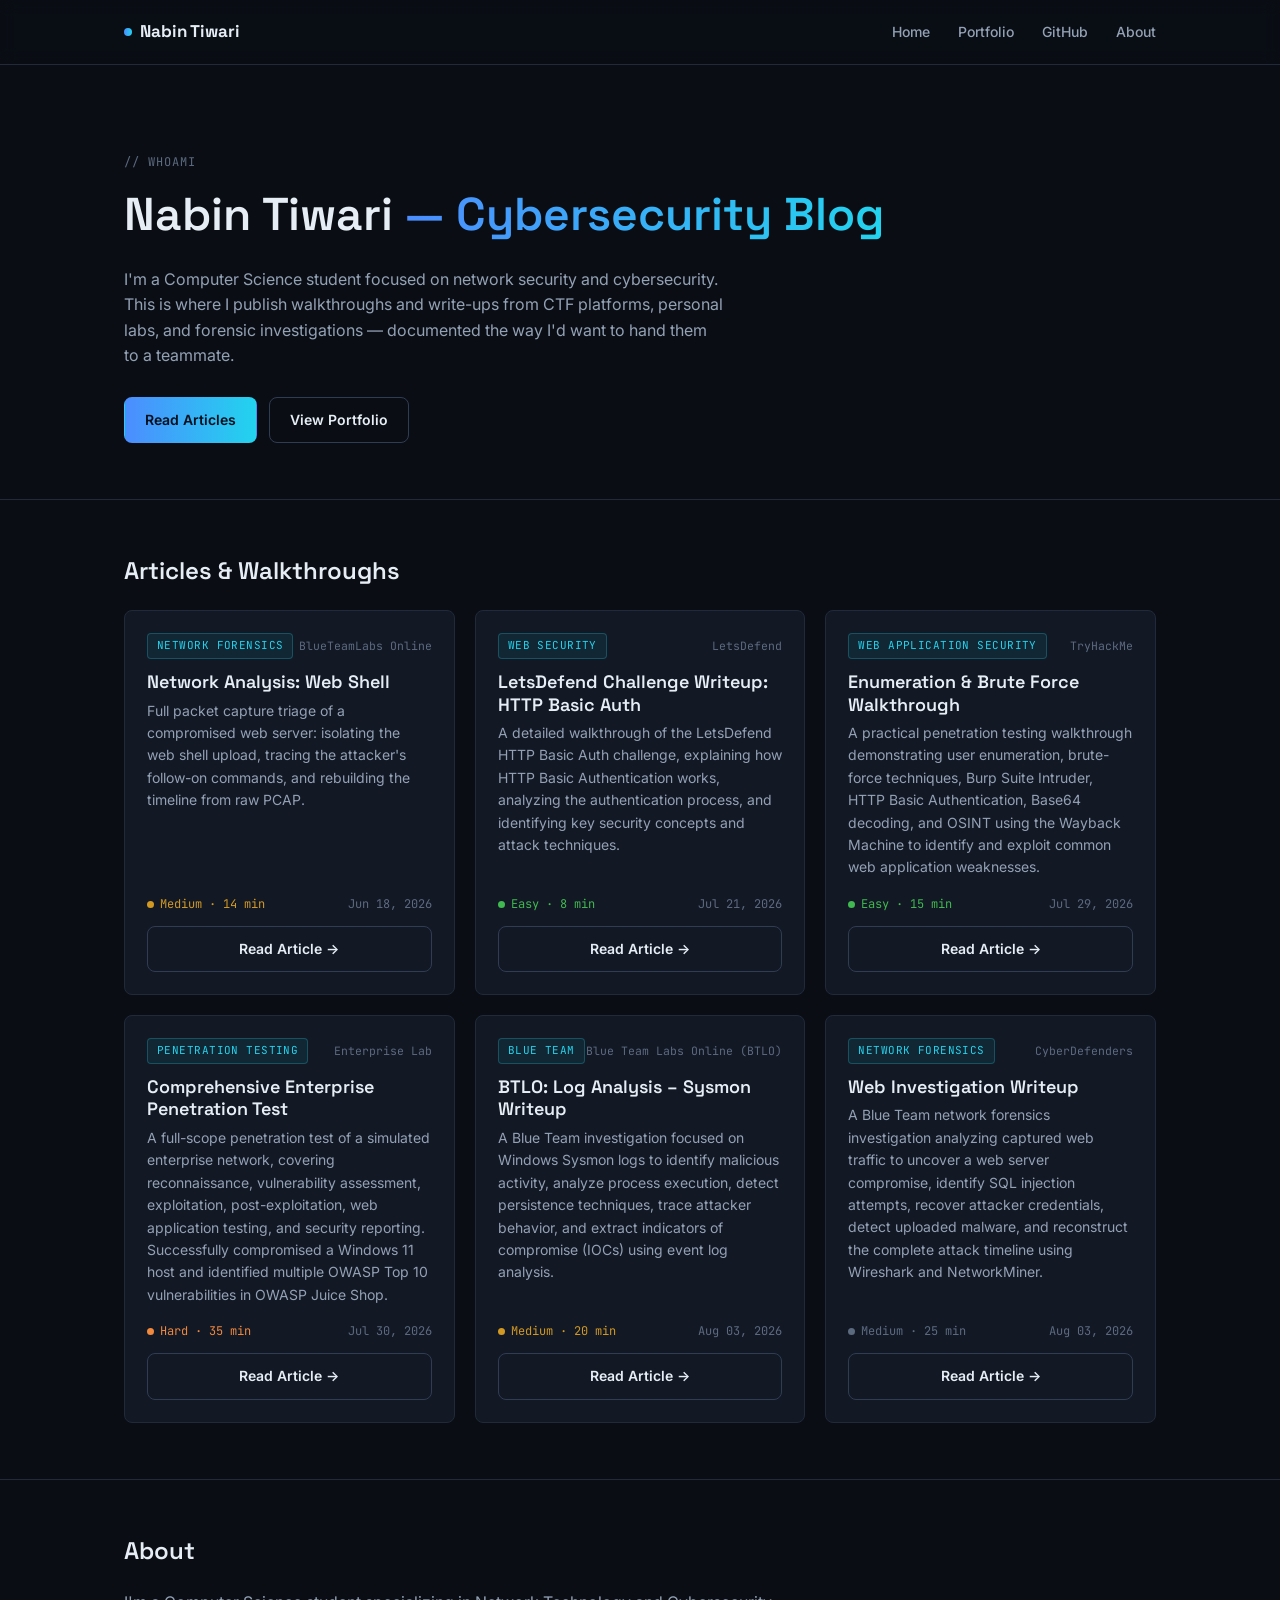
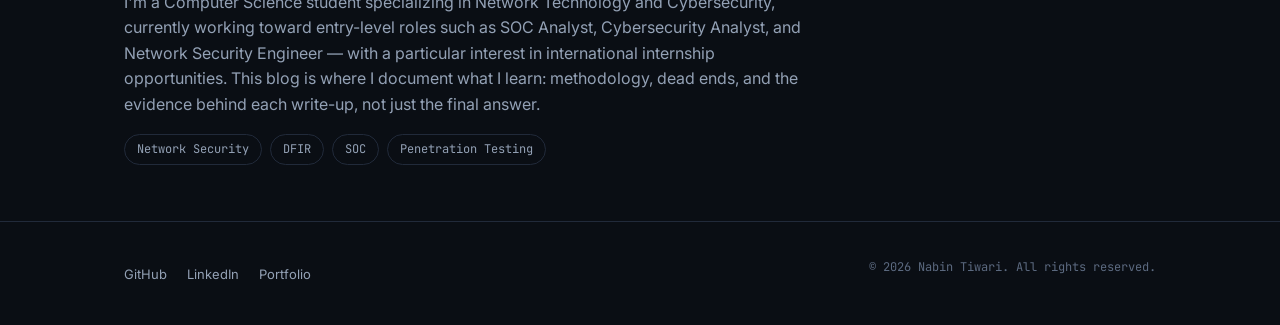
<file: index.html>
<!doctype html>
<html lang="en">
<head>
  <meta charset="UTF-8">
  <meta name="viewport" content="width=device-width, initial-scale=1.0">
  <title>Nabin Tiwari — Cybersecurity Blog</title>
  <meta name="description" content="Cybersecurity write-ups and walkthroughs by Nabin Tiwari: network forensics, DFIR, malware analysis, and platform CTFs.">
  <link rel="icon" href="data:,">

  <link rel="preconnect" href="https://fonts.googleapis.com">
  <link rel="preconnect" href="https://fonts.gstatic.com" crossorigin>
  <link href="https://fonts.googleapis.com/css2?family=Space+Grotesk:wght@500;600;700&family=Inter:wght@400;500;600&family=JetBrains+Mono:wght@400;500&display=swap" rel="stylesheet">
  <link rel="stylesheet" href="style.css">
</head>
<body>
  <a href="#main" class="skip-link">Skip to content</a>

  <!-- ============================= NAVBAR ============================= -->
  <header class="navbar">
    <div class="container">
      <a href="index.html" class="brand"><span class="dot"></span>Nabin Tiwari</a>
      <ul class="nav-links" id="nav-links">
        <li><a href="index.html">Home</a></li>
        <li><a href="https://tiwarinabin.com.np" target="_blank" rel="noopener">Portfolio</a></li>
        <li><a href="https://github.com/nabin6179" target="_blank" rel="noopener">GitHub</a></li>
        <li><a href="#about">About</a></li>
      </ul>
      <button class="nav-toggle" aria-label="Toggle menu" aria-expanded="false">
        <svg width="18" height="18" viewBox="0 0 24 24" fill="none" stroke="currentColor" stroke-width="2"><line x1="3" y1="6" x2="21" y2="6"/><line x1="3" y1="12" x2="21" y2="12"/><line x1="3" y1="18" x2="21" y2="18"/></svg>
      </button>
    </div>
  </header>

  <main id="main">

    <!-- ============================= HERO ============================= -->
    <section class="hero">
      <div class="container">
        <div class="hero-eyebrow">// whoami</div>
        <h1>Nabin Tiwari <span>— Cybersecurity Blog</span></h1>
        <p class="hero-sub">
          I'm a Computer Science student focused on network security and cybersecurity.
          This is where I publish walkthroughs and write-ups from CTF platforms, personal labs,
          and forensic investigations — documented the way I'd want to hand them to a teammate.
        </p>
        <div class="hero-actions">
          <a href="#articles" class="btn btn-primary">Read Articles</a>
          <a href="https://tiwarinabin.com.np" target="_blank" rel="noopener" class="btn btn-outline">View Portfolio</a>
        </div>
      </div>
    </section>

    <!-- ============================= ARTICLES =========================== -->
    <section class="section" id="articles">
      <div class="container">
        <h2 class="section-title">Articles &amp; Walkthroughs</h2>

        <div class="article-grid">

          <!-- Article 1 -->
          <article class="article-card">
            <div class="card-meta-top">
              <span class="card-tag">Network Forensics</span>
              <span class="card-platform">BlueTeamLabs Online</span>
            </div>

            <h3>Network Analysis: Web Shell</h3>

            <p class="desc">
              Full packet capture triage of a compromised web server: isolating the web shell upload,
              tracing the attacker's follow-on commands, and rebuilding the timeline from raw PCAP.
            </p>

            <div class="card-meta-bottom">
              <span class="difficulty medium">Medium · 14 min</span>
              <span>Jun 18, 2026</span>
            </div>

            <a href="articles/network-analysis-web-shell/" class="btn btn-outline read-btn">
              Read Article →
            </a>
          </article>

          <!-- Article 2 -->
          <article class="article-card">
            <div class="card-meta-top">
              <span class="card-tag">Web Security</span>
              <span class="card-platform">LetsDefend</span>
            </div>

            <h3>LetsDefend Challenge Writeup: HTTP Basic Auth</h3>

            <p class="desc">
              A detailed walkthrough of the LetsDefend HTTP Basic Auth challenge, explaining how HTTP
              Basic Authentication works, analyzing the authentication process, and identifying key
              security concepts and attack techniques.
            </p>

            <div class="card-meta-bottom">
              <span class="difficulty easy">Easy · 8 min</span>
              <span>Jul 21, 2026</span>
            </div>

            <a href="articles/letsdefend-http-basic-auth/" class="btn btn-outline read-btn">
              Read Article →
            </a>
          </article>

          <!-- Article 3 -->
          <article class="article-card">
            <div class="card-meta-top">
              <span class="card-tag">Web Application Security</span>
              <span class="card-platform">TryHackMe</span>
            </div>

            <h3>Enumeration &amp; Brute Force Walkthrough</h3>

            <p class="desc">
              A practical penetration testing walkthrough demonstrating user enumeration,
              brute-force techniques, Burp Suite Intruder, HTTP Basic Authentication,
              Base64 decoding, and OSINT using the Wayback Machine to identify and
              exploit common web application weaknesses.
            </p>

            <div class="card-meta-bottom">
              <span class="difficulty easy">Easy · 15 min</span>
              <span>Jul 29, 2026</span>
            </div>

            <a href="articles/enumeration-bruteforce-thm/" class="btn btn-outline read-btn">
              Read Article →
            </a>
          </article>
          <!-- Article 4 -->
<article class="article-card">
  <div class="card-meta-top">
    <span class="card-tag">Penetration Testing</span>
    <span class="card-platform">Enterprise Lab</span>
  </div>

  <h3>Comprehensive Enterprise Penetration Test</h3>

  <p class="desc">
    A full-scope penetration test of a simulated enterprise network, covering reconnaissance,
    vulnerability assessment, exploitation, post-exploitation, web application testing, and
    security reporting. Successfully compromised a Windows 11 host and identified multiple
    OWASP Top 10 vulnerabilities in OWASP Juice Shop.
  </p>

  <div class="card-meta-bottom">
    <span class="difficulty hard">Hard · 35 min</span>
    <span>Jul 30, 2026</span>
  </div>

  <a href="articles/enterprise-pentest-lab/" class="btn btn-outline read-btn">
    Read Article →
  </a>
</article>

          <!-- Article 5 -->
<article class="article-card">
  <div class="card-meta-top">
    <span class="card-tag">Blue Team</span>
    <span class="card-platform">Blue Team Labs Online (BTLO)</span>
  </div>

  <h3>BTLO: Log Analysis – Sysmon Writeup</h3>

  <p class="desc">
    A Blue Team investigation focused on Windows Sysmon logs to identify malicious activity,
    analyze process execution, detect persistence techniques, trace attacker behavior, and
    extract indicators of compromise (IOCs) using event log analysis.
  </p>

  <div class="card-meta-bottom">
    <span class="difficulty medium">Medium · 20 min</span>
    <span>Aug 03, 2026</span>
  </div>

  <a href="articles/btlo-log-analysis-sysmon/" class="btn btn-outline read-btn">
    Read Article →
  </a>
</article>

<!-- Article 6 -->
<article class="article-card">
  <div class="card-meta-top">
    <span class="card-tag">Network Forensics</span>
    <span class="card-platform">CyberDefenders</span>
  </div>

  <h3>Web Investigation Writeup</h3>

  <p class="desc">
    A Blue Team network forensics investigation analyzing captured web traffic to uncover a
    web server compromise, identify SQL injection attempts, recover attacker credentials,
    detect uploaded malware, and reconstruct the complete attack timeline using Wireshark and
    NetworkMiner.
  </p>

  <div class="card-meta-bottom">
    <span class="difficulty Medium">Medium · 25 min</span>
    <span>Aug 03, 2026</span>
  </div>

  <a href="articles/cyberdefenders-web-investigation/" class="btn btn-outline read-btn">
    Read Article →
  </a>
</article>
        </div>
      </div>
    </section>

    <!-- ============================= ABOUT ============================= -->
    <section class="section about-section" id="about">
      <div class="container">
        <h2 class="section-title">About</h2>
        <p>
          I'm a Computer Science student specializing in Network Technology and Cybersecurity,
          currently working toward entry-level roles such as SOC Analyst, Cybersecurity Analyst,
          and Network Security Engineer — with a particular interest in international internship
          opportunities. This blog is where I document what I learn: methodology, dead ends, and
          the evidence behind each write-up, not just the final answer.
        </p>
        <div class="tag-list">
          <span class="tag-pill">Network Security</span>
          <span class="tag-pill">DFIR</span>
          <span class="tag-pill">SOC</span>
          <span class="tag-pill">Penetration Testing</span>
        </div>
      </div>
    </section>

  </main>

  <!-- ============================= FOOTER ============================= -->
  <footer class="site-footer">
    <div class="container">
      <ul class="footer-links">
        <li><a href="https://github.com/nabin6179" target="_blank" rel="noopener">GitHub</a></li>
        <li><a href="https://www.linkedin.com/in/nabintiwari000" target="_blank" rel="noopener">LinkedIn</a></li>
        <li><a href="https://tiwarinabin.com.np" target="_blank" rel="noopener">Portfolio</a></li>
      </ul>
      <p class="footer-copy">&copy; <span data-year></span> Nabin Tiwari. All rights reserved.</p>
    </div>
  </footer>

  <script src="script.js"></script>
</body>
</html>
</file>
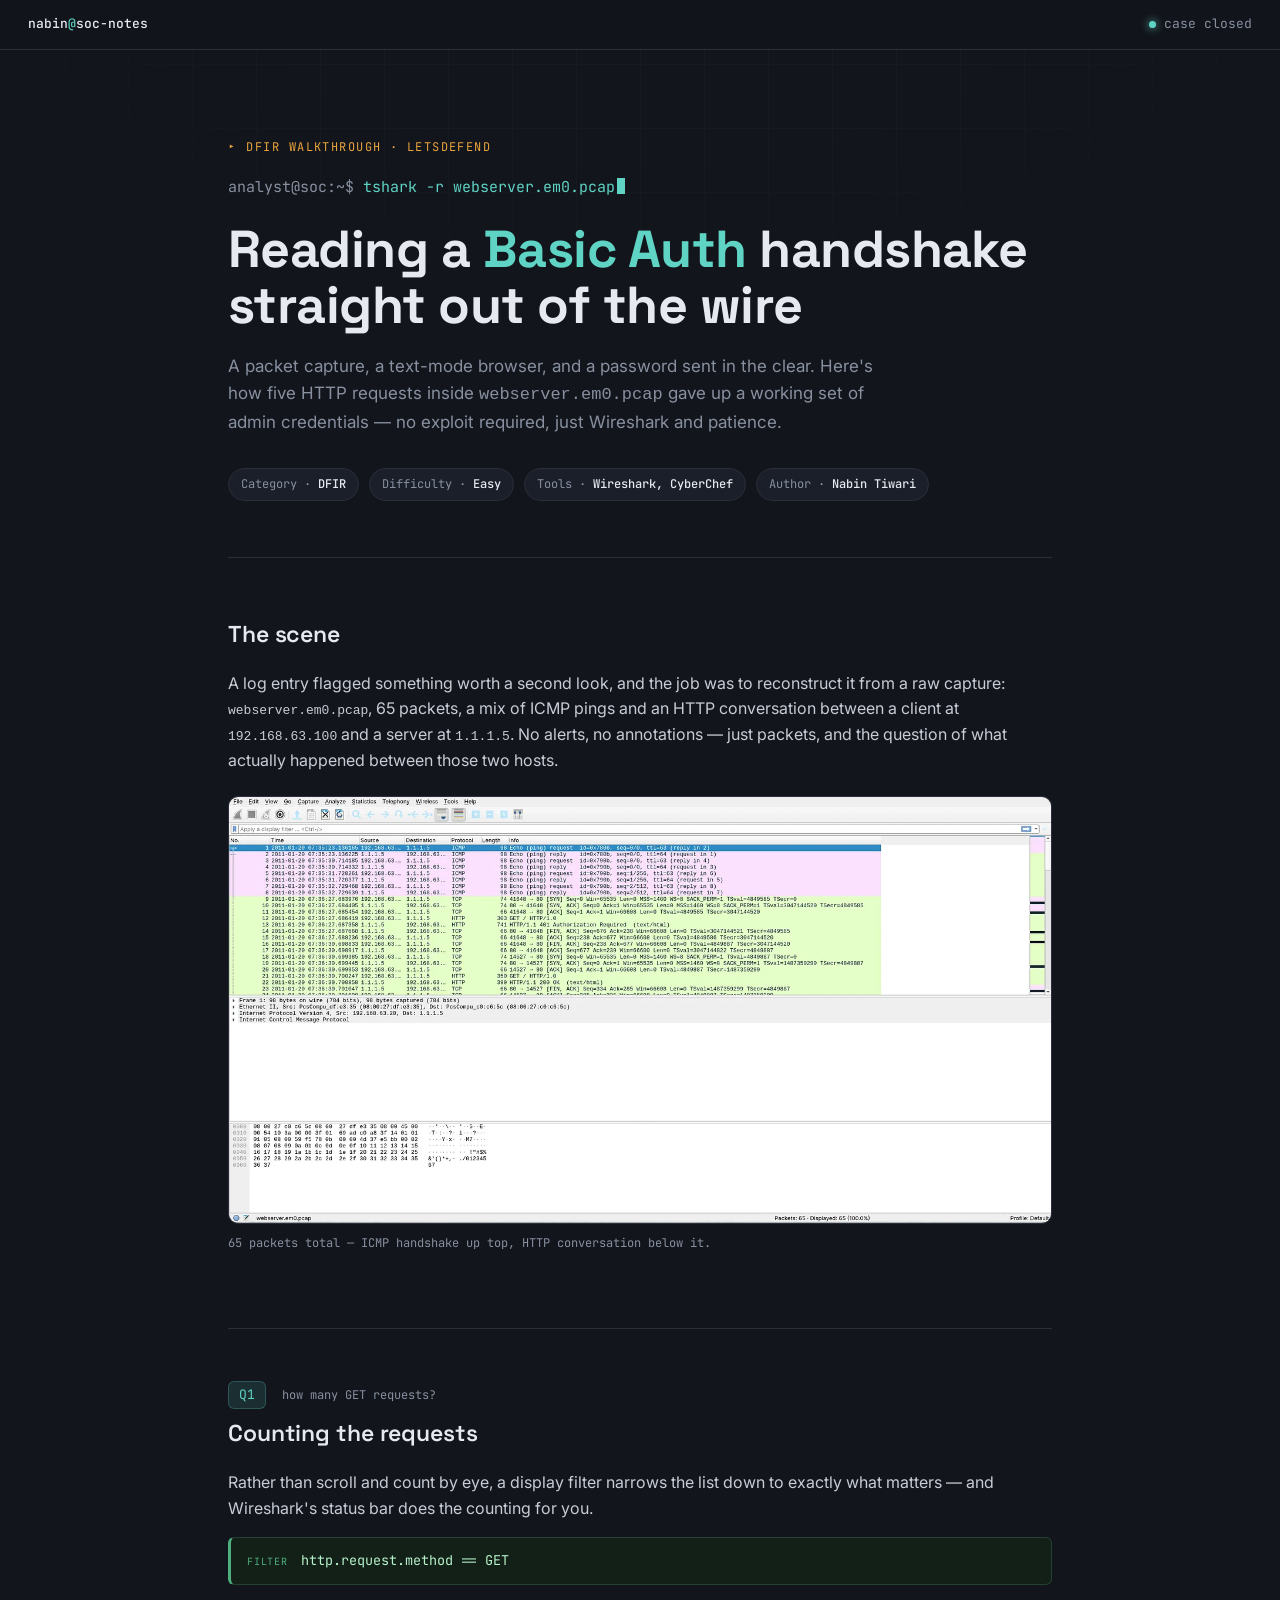
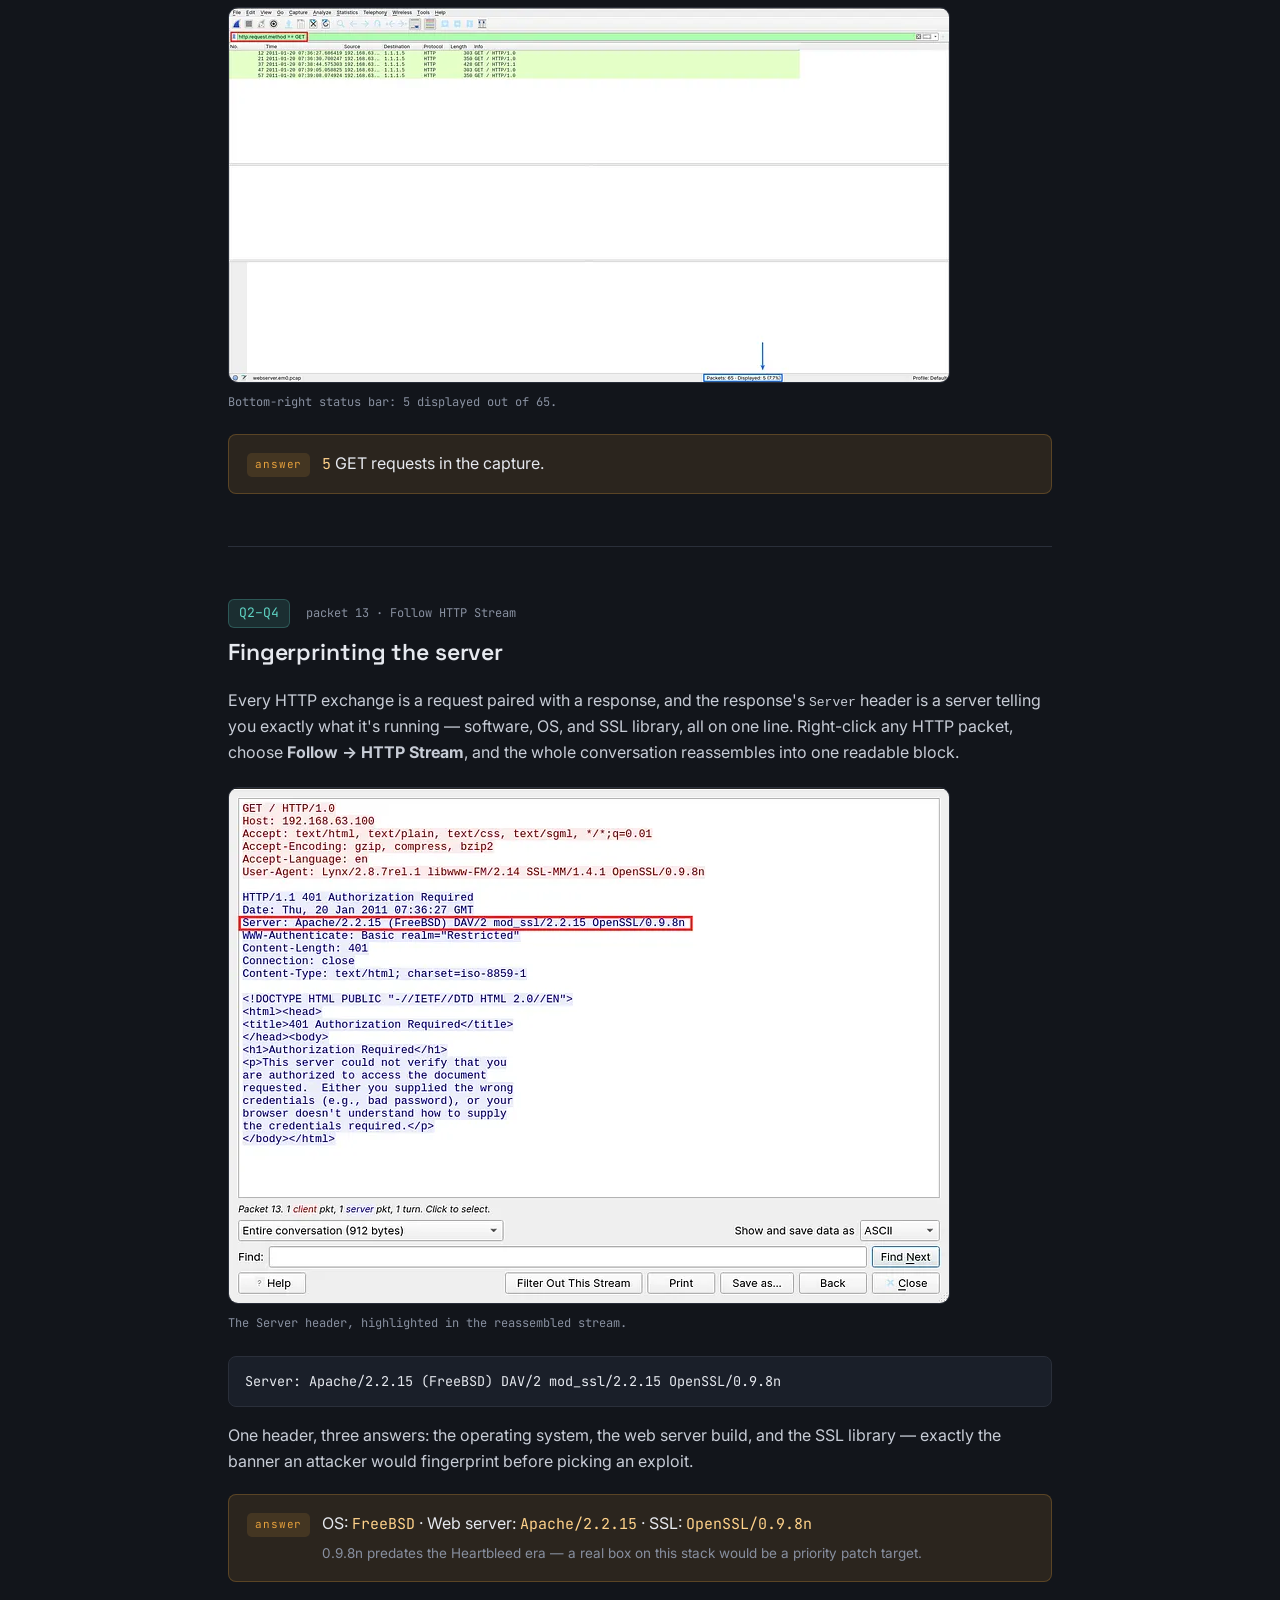
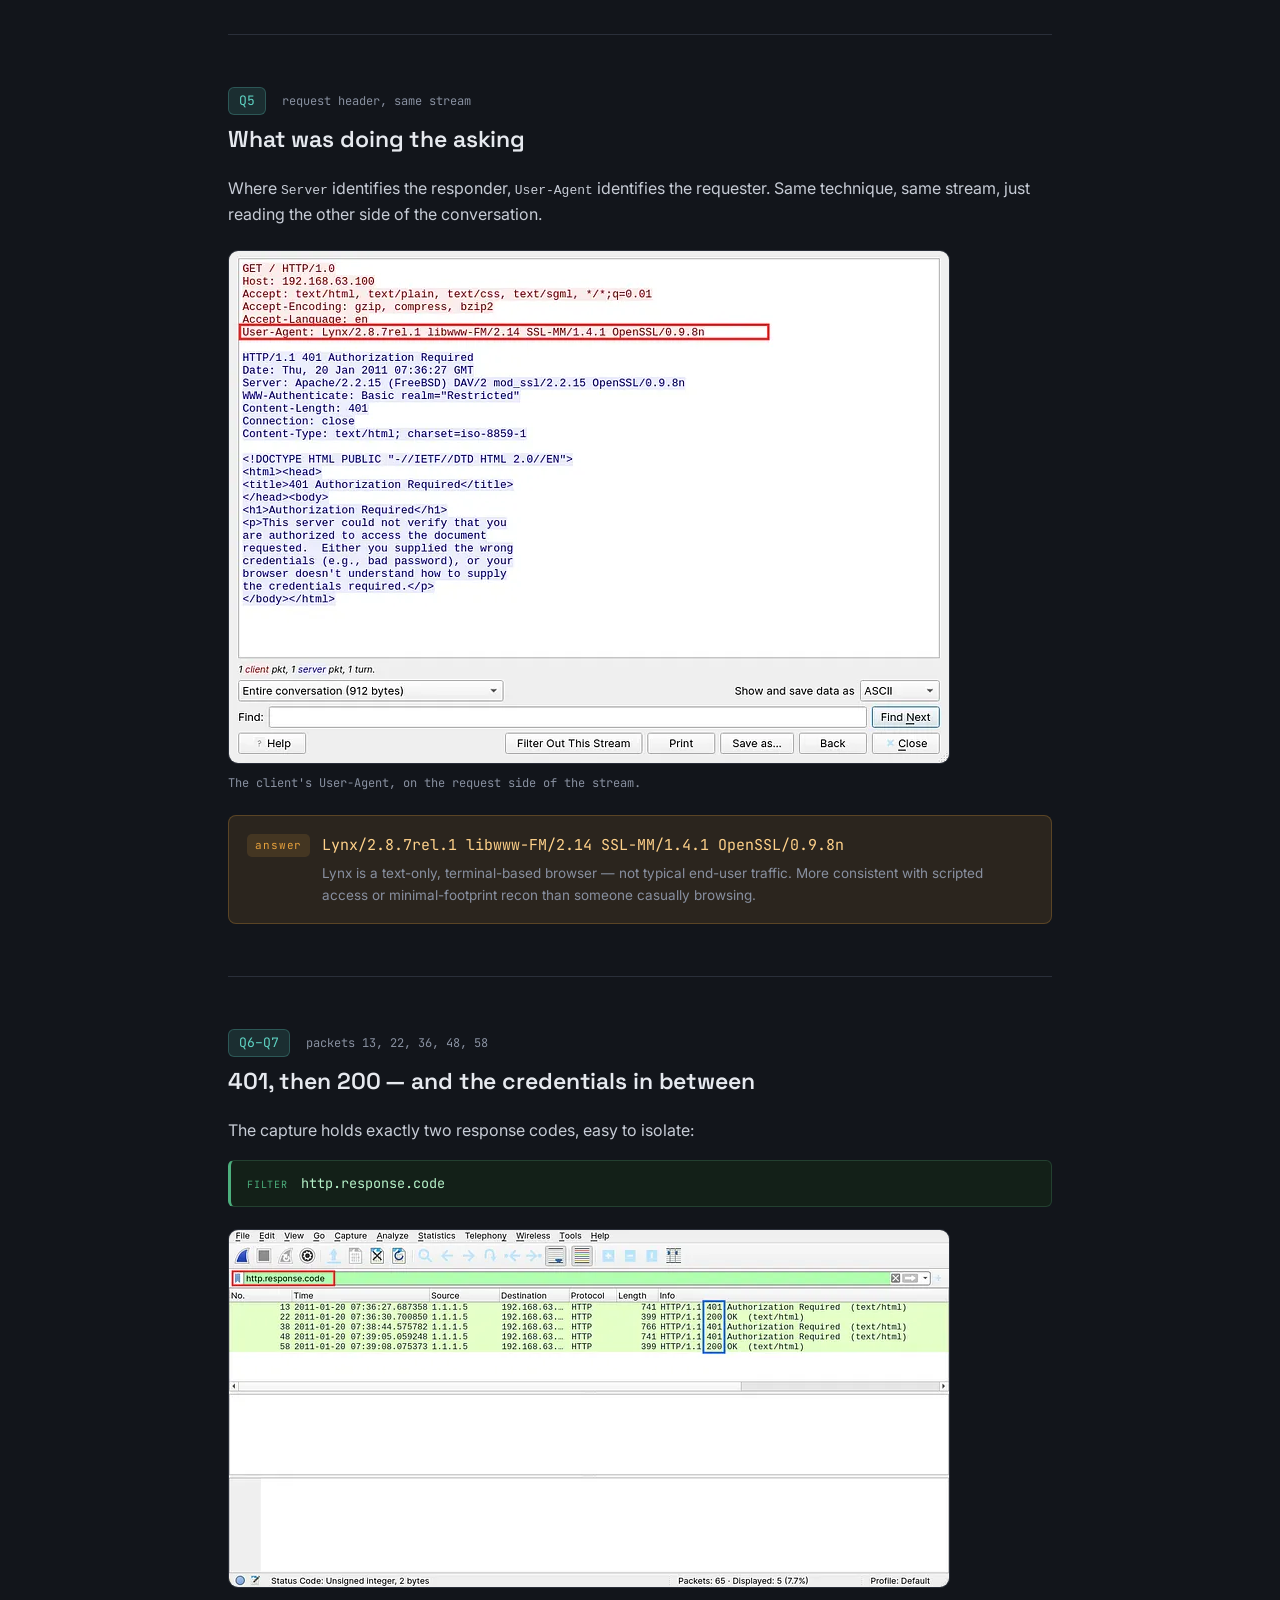
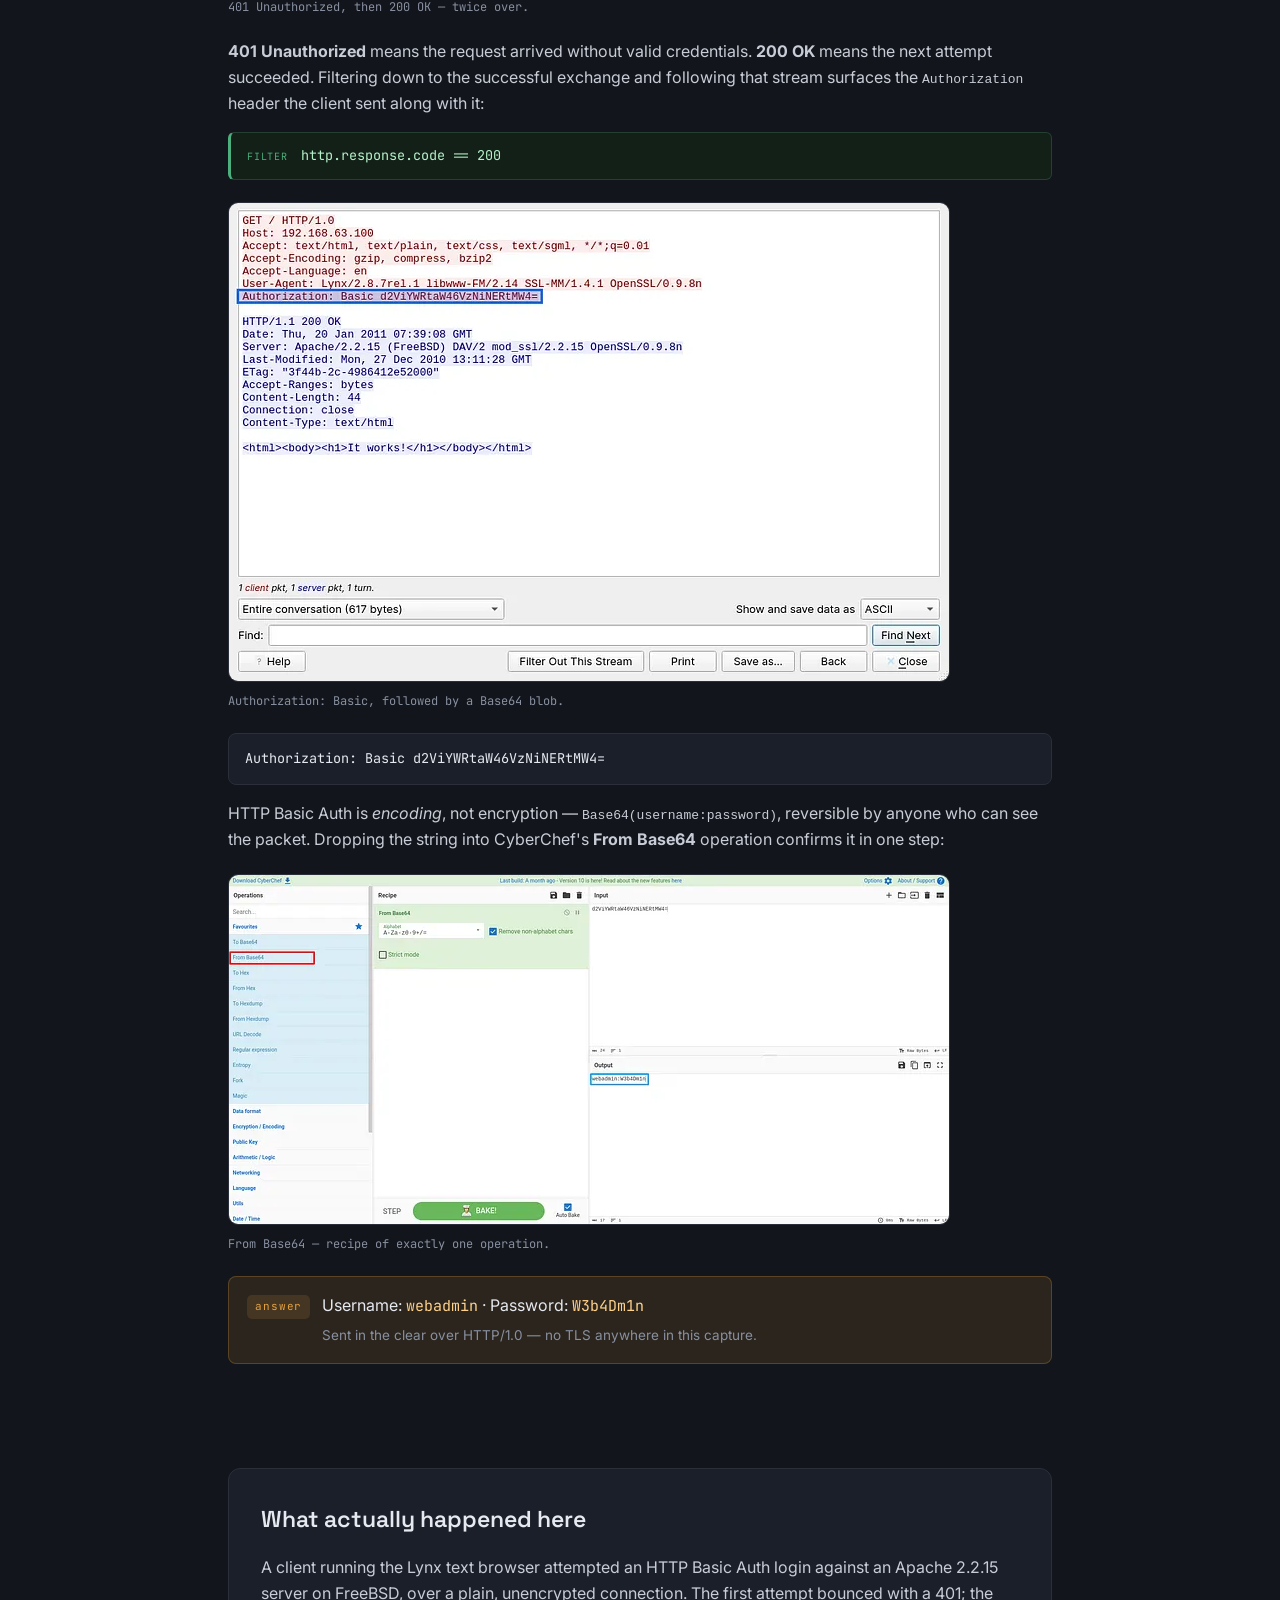
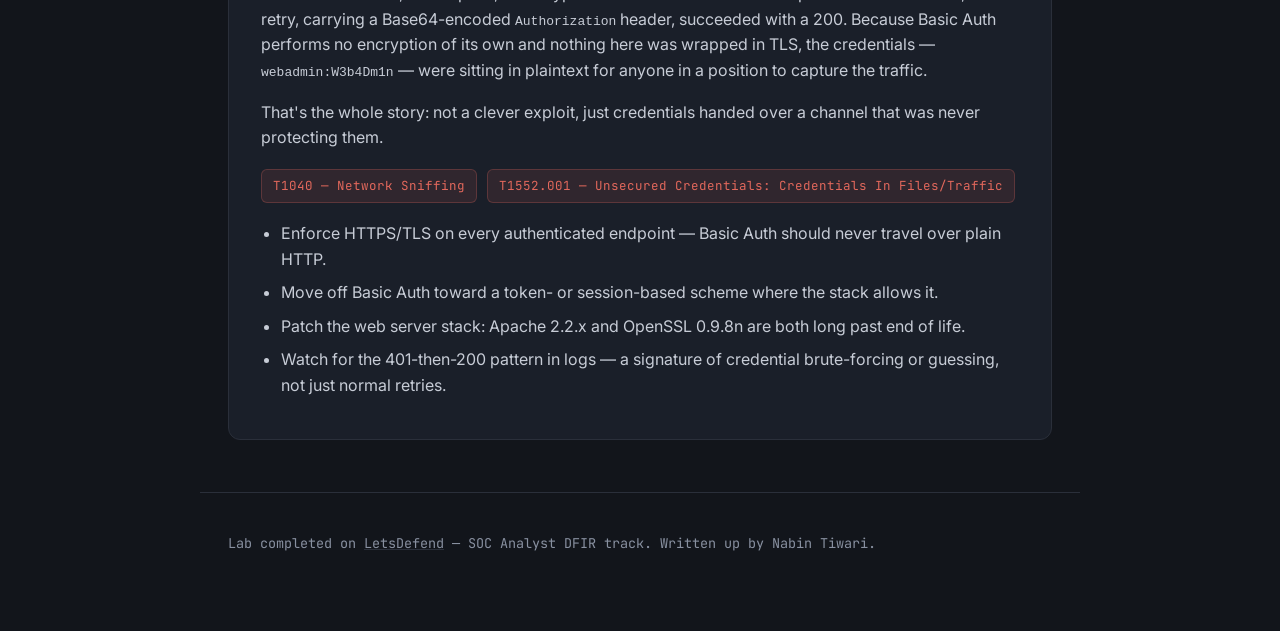
<file: articles/letsdefend-http-basic-auth/index.html>
<!DOCTYPE html>
<html lang="en">
<head>
<meta charset="UTF-8">
<meta name="viewport" content="width=device-width, initial-scale=1.0">
<title>HTTP Basic Auth — Packet Forensics Walkthrough | Nabin Tiwari</title>
<meta name="description" content="A LetsDefend DFIR challenge walkthrough: reconstructing an HTTP Basic Auth exchange from a packet capture with Wireshark and CyberChef.">
<link rel="preconnect" href="https://fonts.googleapis.com">
<link rel="preconnect" href="https://fonts.gstatic.com" crossorigin>
<link href="https://fonts.googleapis.com/css2?family=Space+Grotesk:wght@400;500;600;700&family=Inter:wght@400;500;600&family=JetBrains+Mono:wght@400;500;600&display=swap" rel="stylesheet">
<style>
  :root{
    --bg:            #12151b;
    --panel:         #1a1f29;
    --panel-raised:  #202634;
    --hairline:      #2a2f3a;
    --text:          #e6e9ef;
    --text-muted:    #8890a0;
    --teal:          #5fd4c4;
    --teal-dim:      #5fd4c422;
    --amber:         #e8a33d;
    --amber-dim:     #e8a33d1e;
    --red:           #e2685c;
    --mono: 'JetBrains Mono', ui-monospace, monospace;
    --sans: 'Inter', system-ui, sans-serif;
    --display: 'Space Grotesk', var(--sans);
  }

  *{ box-sizing:border-box; }
  html{ scroll-behavior:smooth; }

  @media (prefers-reduced-motion: reduce){
    html{ scroll-behavior:auto; }
    *{ animation-duration:0.001ms !important; animation-iteration-count:1 !important; transition-duration:0.001ms !important; }
  }

  body{
    margin:0;
    background:var(--bg);
    color:var(--text);
    font-family:var(--sans);
    line-height:1.6;
    -webkit-font-smoothing:antialiased;
  }

  a{ color:var(--teal); }
  a:focus-visible, button:focus-visible, .toc a:focus-visible{
    outline:2px solid var(--teal);
    outline-offset:3px;
    border-radius:2px;
  }

  img{ max-width:100%; display:block; }

  /* ---------- background texture ---------- */
  .grid-fade{
    position:fixed; inset:0; z-index:-1;
    background-image:
      linear-gradient(var(--hairline) 1px, transparent 1px),
      linear-gradient(90deg, var(--hairline) 1px, transparent 1px);
    background-size:64px 64px;
    opacity:0.25;
    mask-image:radial-gradient(ellipse 80% 50% at 50% 0%, #000 30%, transparent 75%);
  }

  /* ---------- top bar ---------- */
  .topbar{
    position:sticky; top:0; z-index:10;
    display:flex; align-items:center; justify-content:space-between;
    padding:14px 28px;
    background:rgba(18,21,27,0.85);
    backdrop-filter:blur(8px);
    border-bottom:1px solid var(--hairline);
    font-family:var(--mono);
    font-size:13px;
  }
  .topbar .brand{ color:var(--text); font-weight:500; }
  .topbar .brand span{ color:var(--teal); }
  .topbar .status{ color:var(--text-muted); display:flex; align-items:center; gap:8px; }
  .dot{ width:7px; height:7px; border-radius:50%; background:var(--teal); box-shadow:0 0 8px var(--teal); animation:pulse 2.4s ease-in-out infinite; }
  @keyframes pulse{ 0%,100%{opacity:1;} 50%{opacity:0.35;} }

  /* ---------- hero ---------- */
  .hero{
    max-width:880px; margin:0 auto;
    padding:88px 28px 56px;
  }
  .eyebrow{
    font-family:var(--mono);
    font-size:12px;
    letter-spacing:0.12em;
    text-transform:uppercase;
    color:var(--amber);
    display:flex; align-items:center; gap:10px;
    margin-bottom:18px;
  }
  .eyebrow::before{ content:'▸'; color:var(--amber); }

  .prompt{
    font-family:var(--mono);
    font-size:15px;
    color:var(--teal);
    margin-bottom:22px;
  }
  .prompt .path{ color:var(--text-muted); }
  .cursor{
    display:inline-block; width:8px; height:16px;
    background:var(--teal); margin-left:2px; vertical-align:-2px;
    animation:blink 1.1s steps(2) infinite;
  }
  @keyframes blink{ 50%{ opacity:0; } }

  h1{
    font-family:var(--display);
    font-weight:700;
    font-size:clamp(32px, 5vw, 52px);
    line-height:1.08;
    letter-spacing:-0.01em;
    margin:0 0 20px;
  }
  h1 em{
    font-style:normal;
    color:var(--teal);
  }

  .dek{
    font-size:17px;
    color:var(--text-muted);
    max-width:60ch;
    margin:0 0 32px;
  }

  .meta-row{
    display:flex; flex-wrap:wrap; gap:10px;
  }
  .chip{
    font-family:var(--mono);
    font-size:12px;
    padding:6px 12px;
    border:1px solid var(--hairline);
    border-radius:999px;
    color:var(--text-muted);
    background:var(--panel);
  }
  .chip b{ color:var(--text); font-weight:500; }

  /* ---------- section shell ---------- */
  .wrap{ max-width:880px; margin:0 auto; padding:0 28px; }

  section.entry{
    border-top:1px solid var(--hairline);
    padding:52px 0;
  }
  section.entry:first-of-type{ border-top:1px solid var(--hairline); }

  .entry-head{
    display:flex; align-items:baseline; gap:16px; margin-bottom:6px;
    flex-wrap:wrap;
  }
  .qtag{
    font-family:var(--mono);
    font-size:13px;
    color:var(--teal);
    background:var(--teal-dim);
    border:1px solid #5fd4c440;
    padding:3px 10px;
    border-radius:6px;
    white-space:nowrap;
  }
  .pkt-tag{
    font-family:var(--mono);
    font-size:12px;
    color:var(--text-muted);
  }

  h2{
    font-family:var(--display);
    font-weight:600;
    font-size:23px;
    margin:6px 0 18px;
    letter-spacing:-0.005em;
  }

  p{ margin:0 0 16px; color:#c7ccd6; }
  p:last-child{ margin-bottom:0; }

  .filter{
    font-family:var(--mono);
    font-size:13.5px;
    color:#b6f2c9;
    background:#132018;
    border:1px solid #234030;
    border-left:3px solid #4caf7d;
    border-radius:6px;
    padding:12px 16px;
    margin:16px 0;
    overflow-x:auto;
    white-space:pre;
  }
  .filter::before{
    content:'FILTER  ';
    color:#4caf7d;
    letter-spacing:0.08em;
    font-size:10px;
  }

  figure{ margin:22px 0; }
  figure img{
    border-radius:10px;
    border:1px solid var(--hairline);
  }
  figcaption{
    font-family:var(--mono);
    font-size:12px;
    color:var(--text-muted);
    margin-top:10px;
  }

  .raw{
    font-family:var(--mono);
    font-size:13.5px;
    color:var(--text);
    background:var(--panel);
    border:1px solid var(--hairline);
    border-radius:8px;
    padding:14px 16px;
    margin:16px 0;
    overflow-x:auto;
    white-space:pre;
  }

  .answer{
    display:flex; align-items:flex-start; gap:12px;
    margin-top:20px;
    padding:16px 18px;
    background:var(--amber-dim);
    border:1px solid #e8a33d40;
    border-radius:8px;
  }
  .answer .tag{
    font-family:var(--mono);
    font-size:11px;
    letter-spacing:0.08em;
    color:var(--amber);
    background:#e8a33d22;
    padding:3px 8px;
    border-radius:5px;
    white-space:nowrap;
    margin-top:2px;
  }
  .answer code{
    font-family:var(--mono);
    font-size:15px;
    color:#ffd28a;
  }
  .answer .note{
    color:var(--text-muted);
    font-size:13.5px;
    display:block;
    margin-top:6px;
  }

  .note-block{
    font-size:14px;
    color:var(--text-muted);
    border-left:2px solid var(--hairline);
    padding-left:14px;
    margin-top:16px;
  }

  /* ---------- summary ---------- */
  .summary{
    background:var(--panel);
    border:1px solid var(--hairline);
    border-radius:12px;
    padding:32px;
    margin:52px 0;
  }
  .summary h2{ margin-top:0; }

  .attck{
    display:flex; gap:10px; flex-wrap:wrap; margin:18px 0;
  }
  .attck .tid{
    font-family:var(--mono);
    font-size:12.5px;
    color:var(--red);
    background:#e2685c1c;
    border:1px solid #e2685c40;
    padding:6px 11px;
    border-radius:6px;
  }

  ul.remediate{ margin:0; padding-left:20px; color:#c7ccd6; }
  ul.remediate li{ margin-bottom:8px; }

  /* ---------- footer ---------- */
  footer{
    max-width:880px; margin:0 auto;
    padding:40px 28px 80px;
    color:var(--text-muted);
    font-size:13.5px;
    border-top:1px solid var(--hairline);
    font-family:var(--mono);
  }
  footer a{ color:var(--text-muted); text-decoration:underline; text-decoration-color:var(--hairline); }
  footer a:hover{ color:var(--teal); text-decoration-color:var(--teal); }

  @media (max-width:560px){
    .hero{ padding:64px 20px 40px; }
    section.entry{ padding:40px 0; }
  }
</style>
</head>
<body>

<div class="grid-fade" aria-hidden="true"></div>

<header class="topbar">
  <div class="brand">nabin<span>@</span>soc-notes</div>
  <div class="status"><span class="dot" aria-hidden="true"></span>case closed</div>
</header>

<main>
  <section class="hero">
    <div class="eyebrow">DFIR walkthrough · LetsDefend</div>
    <div class="prompt"><span class="path">analyst@soc:~$</span> tshark -r webserver.em0.pcap<span class="cursor" aria-hidden="true"></span></div>
    <h1>Reading a <em>Basic Auth</em> handshake straight out of the wire</h1>
    <p class="dek">A packet capture, a text-mode browser, and a password sent in the clear. Here's how five HTTP requests inside <code>webserver.em0.pcap</code> gave up a working set of admin credentials — no exploit required, just Wireshark and patience.</p>
    <div class="meta-row">
      <span class="chip">Category · <b>DFIR</b></span>
      <span class="chip">Difficulty · <b>Easy</b></span>
      <span class="chip">Tools · <b>Wireshark, CyberChef</b></span>
      <span class="chip">Author · <b>Nabin Tiwari</b></span>
    </div>
  </section>

  <div class="wrap">

    <section class="entry">
      <h2>The scene</h2>
      <p>A log entry flagged something worth a second look, and the job was to reconstruct it from a raw capture: <code>webserver.em0.pcap</code>, 65 packets, a mix of ICMP pings and an HTTP conversation between a client at <code>192.168.63.100</code> and a server at <code>1.1.1.5</code>. No alerts, no annotations — just packets, and the question of what actually happened between those two hosts.</p>
      <figure>
        <img src="images/01-pcap-overview.png" alt="Wireshark packet list showing the full capture: ICMP echo traffic followed by a TCP/HTTP conversation">
        <figcaption>65 packets total — ICMP handshake up top, HTTP conversation below it.</figcaption>
      </figure>
    </section>

    <section class="entry" id="q1">
      <div class="entry-head">
        <span class="qtag">Q1</span>
        <span class="pkt-tag">how many GET requests?</span>
      </div>
      <h2>Counting the requests</h2>
      <p>Rather than scroll and count by eye, a display filter narrows the list down to exactly what matters — and Wireshark's status bar does the counting for you.</p>
      <div class="filter">http.request.method == GET</div>
      <figure>
        <img src="images/02-http-get-filter.png" alt="Wireshark filtered to GET requests, status bar showing 5 of 65 packets displayed">
        <figcaption>Bottom-right status bar: 5 displayed out of 65.</figcaption>
      </figure>
      <div class="answer">
        <span class="tag">answer</span>
        <div><code>5</code> GET requests in the capture.</div>
      </div>
    </section>

    <section class="entry" id="q2">
      <div class="entry-head">
        <span class="qtag">Q2–Q4</span>
        <span class="pkt-tag">packet 13 · Follow HTTP Stream</span>
      </div>
      <h2>Fingerprinting the server</h2>
      <p>Every HTTP exchange is a request paired with a response, and the response's <code>Server</code> header is a server telling you exactly what it's running — software, OS, and SSL library, all on one line. Right-click any HTTP packet, choose <strong>Follow → HTTP Stream</strong>, and the whole conversation reassembles into one readable block.</p>
      <figure>
        <img src="images/03-server-header.png" alt="Follow HTTP Stream view highlighting the Server response header">
        <figcaption>The Server header, highlighted in the reassembled stream.</figcaption>
      </figure>
      <div class="raw">Server: Apache/2.2.15 (FreeBSD) DAV/2 mod_ssl/2.2.15 OpenSSL/0.9.8n</div>
      <p>One header, three answers: the operating system, the web server build, and the SSL library — exactly the banner an attacker would fingerprint before picking an exploit.</p>
      <div class="answer">
        <span class="tag">answer</span>
        <div>OS: <code>FreeBSD</code> · Web server: <code>Apache/2.2.15</code> · SSL: <code>OpenSSL/0.9.8n</code>
        <span class="note">0.9.8n predates the Heartbleed era — a real box on this stack would be a priority patch target.</span></div>
      </div>
    </section>

    <section class="entry" id="q5">
      <div class="entry-head">
        <span class="qtag">Q5</span>
        <span class="pkt-tag">request header, same stream</span>
      </div>
      <h2>What was doing the asking</h2>
      <p>Where <code>Server</code> identifies the responder, <code>User-Agent</code> identifies the requester. Same technique, same stream, just reading the other side of the conversation.</p>
      <figure>
        <img src="images/04-user-agent.png" alt="Follow HTTP Stream view highlighting the client's User-Agent request header">
        <figcaption>The client's User-Agent, on the request side of the stream.</figcaption>
      </figure>
      <div class="answer">
        <span class="tag">answer</span>
        <div><code>Lynx/2.8.7rel.1 libwww-FM/2.14 SSL-MM/1.4.1 OpenSSL/0.9.8n</code>
        <span class="note">Lynx is a text-only, terminal-based browser — not typical end-user traffic. More consistent with scripted access or minimal-footprint recon than someone casually browsing.</span></div>
      </div>
    </section>

    <section class="entry" id="q6">
      <div class="entry-head">
        <span class="qtag">Q6–Q7</span>
        <span class="pkt-tag">packets 13, 22, 36, 48, 58</span>
      </div>
      <h2>401, then 200 — and the credentials in between</h2>
      <p>The capture holds exactly two response codes, easy to isolate:</p>
      <div class="filter">http.response.code</div>
      <figure>
        <img src="images/05-response-codes.png" alt="Wireshark showing alternating 401 and 200 HTTP response codes across the capture">
        <figcaption>401 Unauthorized, then 200 OK — twice over.</figcaption>
      </figure>
      <p><strong>401 Unauthorized</strong> means the request arrived without valid credentials. <strong>200 OK</strong> means the next attempt succeeded. Filtering down to the successful exchange and following that stream surfaces the <code>Authorization</code> header the client sent along with it:</p>
      <div class="filter">http.response.code == 200</div>
      <figure>
        <img src="images/06-authorization-header.png" alt="Follow HTTP Stream view highlighting the Authorization header with Base64-encoded credentials">
        <figcaption>Authorization: Basic, followed by a Base64 blob.</figcaption>
      </figure>
      <div class="raw">Authorization: Basic d2ViYWRtaW46VzNiNERtMW4=</div>
      <p>HTTP Basic Auth is <em>encoding</em>, not encryption — <code>Base64(username:password)</code>, reversible by anyone who can see the packet. Dropping the string into CyberChef's <strong>From Base64</strong> operation confirms it in one step:</p>
      <figure>
        <img src="images/07-cyberchef-decode.png" alt="CyberChef decoding the Base64 Authorization string to reveal plaintext username and password">
        <figcaption>From Base64 — recipe of exactly one operation.</figcaption>
      </figure>
      <div class="answer">
        <span class="tag">answer</span>
        <div>Username: <code>webadmin</code> · Password: <code>W3b4Dm1n</code>
        <span class="note">Sent in the clear over HTTP/1.0 — no TLS anywhere in this capture.</span></div>
      </div>
    </section>

    <div class="summary">
      <h2>What actually happened here</h2>
      <p>A client running the Lynx text browser attempted an HTTP Basic Auth login against an Apache 2.2.15 server on FreeBSD, over a plain, unencrypted connection. The first attempt bounced with a 401; the retry, carrying a Base64-encoded <code>Authorization</code> header, succeeded with a 200. Because Basic Auth performs no encryption of its own and nothing here was wrapped in TLS, the credentials — <code>webadmin:W3b4Dm1n</code> — were sitting in plaintext for anyone in a position to capture the traffic.</p>
      <p>That's the whole story: not a clever exploit, just credentials handed over a channel that was never protecting them.</p>

      <div class="attck">
        <span class="tid">T1040 — Network Sniffing</span>
        <span class="tid">T1552.001 — Unsecured Credentials: Credentials In Files/Traffic</span>
      </div>

      <ul class="remediate">
        <li>Enforce HTTPS/TLS on every authenticated endpoint — Basic Auth should never travel over plain HTTP.</li>
        <li>Move off Basic Auth toward a token- or session-based scheme where the stack allows it.</li>
        <li>Patch the web server stack: Apache 2.2.x and OpenSSL 0.9.8n are both long past end of life.</li>
        <li>Watch for the 401-then-200 pattern in logs — a signature of credential brute-forcing or guessing, not just normal retries.</li>
      </ul>
    </div>

  </div>
</main>

<footer>
  Lab completed on <a href="https://app.letsdefend.io/challenge/http-basic-auth" target="_blank" rel="noopener">LetsDefend</a> — SOC Analyst DFIR track. Written up by Nabin Tiwari.
</footer>

</body>
</html>
</file>
<file: style.css>
/* =============================================================
   Cybersecurity Blog — style.css
   Dark, minimal, blue/cyan/purple accents. No animations beyond
   subtle hover transitions. Plain CSS, no build step.
   ============================================================= */

:root {
  --bg: #0a0e14;
  --surface: #121824;
  --surface-2: #161d2b;
  --border: #212a3a;
  --border-hover: #2f3d54;
  --text: #e6edf5;
  --text-muted: #93a1b5;
  --text-faint: #5c6a80;

  --blue: #4c8dff;
  --cyan: #22d3ee;
  --purple: #a78bfa;
  --accent-gradient: linear-gradient(90deg, var(--blue), var(--cyan));

  --font-heading: 'Space Grotesk', 'Segoe UI', sans-serif;
  --font-body: 'Inter', -apple-system, BlinkMacSystemFont, 'Segoe UI', sans-serif;
  --font-mono: 'JetBrains Mono', 'Consolas', monospace;

  --radius: 8px;
  --max-width: 1080px;
}

* { box-sizing: border-box; }

html { scroll-behavior: smooth; }
@media (prefers-reduced-motion: reduce) {
  html { scroll-behavior: auto; }
  * { transition: none !important; }
}

body {
  margin: 0;
  background: var(--bg);
  color: var(--text);
  font-family: var(--font-body);
  line-height: 1.6;
}

img { max-width: 100%; display: block; }
a { color: inherit; text-decoration: none; }
h1, h2, h3 { font-family: var(--font-heading); font-weight: 600; margin: 0 0 0.5em; line-height: 1.25; }
p { margin: 0 0 1em; }

:focus-visible { outline: 2px solid var(--cyan); outline-offset: 2px; }

.container { max-width: var(--max-width); margin: 0 auto; padding: 0 24px; }

.skip-link {
  position: absolute; left: -9999px; top: 0; z-index: 999;
  background: var(--cyan); color: #04101c; padding: 10px 16px; font-family: var(--font-mono); font-size: 13px;
}
.skip-link:focus { left: 16px; top: 16px; }

/* -----------------------------------------------------------
   Navbar
   ----------------------------------------------------------- */
.navbar {
  position: sticky; top: 0; z-index: 50;
  background: rgba(10, 14, 20, 0.85);
  backdrop-filter: blur(8px);
  border-bottom: 1px solid var(--border);
}
.navbar .container {
  display: flex; align-items: center; justify-content: space-between;
  height: 64px;
}
.brand { font-family: var(--font-heading); font-weight: 700; font-size: 17px; display: flex; align-items: center; gap: 8px; }
.brand .dot { width: 8px; height: 8px; border-radius: 50%; background: var(--accent-gradient); }

.nav-links { list-style: none; margin: 0; padding: 0; display: flex; gap: 28px; }
.nav-links a { font-size: 14px; color: var(--text-muted); font-weight: 500; }
.nav-links a:hover { color: var(--text); }

.nav-toggle {
  display: none; background: transparent; border: 1px solid var(--border); border-radius: var(--radius);
  width: 38px; height: 38px; color: var(--text); cursor: pointer;
}

/* -----------------------------------------------------------
   Hero
   ----------------------------------------------------------- */
.hero { padding: 88px 0 56px; border-bottom: 1px solid var(--border); }
.hero-eyebrow { font-family: var(--font-mono); font-size: 12px; letter-spacing: 0.08em; text-transform: uppercase; color: var(--text-faint); margin-bottom: 14px; }
.hero h1 { font-size: clamp(30px, 5vw, 46px); }
.hero h1 span { background: var(--accent-gradient); -webkit-background-clip: text; background-clip: text; color: transparent; }
.hero-sub { color: var(--text-muted); max-width: 60ch; font-size: 16px; }

/* -----------------------------------------------------------
   Sections
   ----------------------------------------------------------- */
.section { padding: 56px 0; }
.section-title { font-size: 24px; margin-bottom: 24px; }

/* -----------------------------------------------------------
   Article grid + cards
   ----------------------------------------------------------- */
.article-grid {
  display: grid;
  grid-template-columns: repeat(3, 1fr); /* Enforces 3 equal-width columns */
  gap: 20px;
  align-items: stretch;                   /* Stretches cards to equal height */
}

.article-card {
  background: var(--surface);
  border: 1px solid var(--border);
  border-radius: var(--radius);
  padding: 22px;
  display: flex;
  flex-direction: column;
  height: 100%;                           /* Fills grid row height */
  transition: border-color 0.15s ease, transform 0.15s ease;
}
.article-card:hover {
  border-color: var(--border-hover);
  transform: translateY(-2px);
}

.card-meta-top { display: flex; align-items: center; justify-content: space-between; }
.card-tag {
  font-family: var(--font-mono); font-size: 11px; letter-spacing: 0.04em; text-transform: uppercase;
  color: var(--cyan); background: rgba(34, 211, 238, 0.08); border: 1px solid rgba(34, 211, 238, 0.25);
  padding: 3px 9px; border-radius: 4px;
}
.card-platform { font-family: var(--font-mono); font-size: 11.5px; color: var(--text-faint); }

.article-card h3 { font-size: 18px; margin: 12px 0 6px; }
.article-card .desc { 
  color: var(--text-muted); 
  font-size: 14px; 
  flex-grow: 1;                          /* Expands to push bottom metadata/button down */
  margin-bottom: 16px;
}

.card-meta-bottom {
  display: flex; align-items: center; justify-content: space-between;
  font-family: var(--font-mono); font-size: 12px; color: var(--text-faint);
  margin-bottom: 12px;
}
.difficulty { display: inline-flex; align-items: center; gap: 6px; }
.difficulty::before { content: ''; width: 7px; height: 7px; border-radius: 50%; background: currentColor; }
.difficulty.easy { color: #3fb950; }
.difficulty.medium { color: #d29922; }
.difficulty.hard { color: #f0883e; }

.read-btn {
  margin-top: auto;                      /* Pins button to the bottom of card */
  display: inline-flex; align-items: center; justify-content: center; gap: 6px;
  border: 1px solid var(--border-hover);
  border-radius: var(--radius);
  padding: 9px 14px;
  font-size: 13px; font-weight: 600;
  color: var(--text);
  width: 100%;
  transition: border-color 0.15s ease, background 0.15s ease;
}
.article-card:hover .read-btn { border-color: var(--cyan); color: var(--cyan); }

/* -----------------------------------------------------------
   About section (on homepage)
   ----------------------------------------------------------- */
.about-section { border-top: 1px solid var(--border); }
.about-section p { color: var(--text-muted); max-width: 68ch; }
.tag-list { display: flex; flex-wrap: wrap; gap: 8px; margin-top: 16px; }
.tag-pill {
  font-family: var(--font-mono); font-size: 12px; color: var(--text-muted);
  border: 1px solid var(--border); border-radius: 999px; padding: 5px 12px;
}

/* -----------------------------------------------------------
   Buttons
   ----------------------------------------------------------- */
.btn {
  display: inline-flex; align-items: center; gap: 8px;
  font-weight: 600; font-size: 14px; padding: 11px 20px; border-radius: var(--radius);
  border: 1px solid transparent; cursor: pointer;
}
.btn-primary { background: var(--accent-gradient); color: #04101c; }
.btn-outline { border-color: var(--border-hover); color: var(--text); }
.btn-outline:hover { border-color: var(--cyan); color: var(--cyan); }
.hero-actions { display: flex; gap: 12px; margin-top: 28px; flex-wrap: wrap; }

/* -----------------------------------------------------------
   Footer
   ----------------------------------------------------------- */
.site-footer { border-top: 1px solid var(--border); padding: 36px 0; }
.site-footer .container { display: flex; align-items: center; justify-content: space-between; flex-wrap: wrap; gap: 16px; }
.footer-links { display: flex; gap: 20px; flex-wrap: wrap; list-style: none; margin: 0; padding: 0; }
.footer-links a { font-size: 13px; color: var(--text-muted); }
.footer-links a:hover { color: var(--cyan); }
.footer-copy { font-family: var(--font-mono); font-size: 12px; color: var(--text-faint); }

/* -----------------------------------------------------------
   Article page header (added on top of each article, unstyled body below)
   ----------------------------------------------------------- */
.article-header-bar {
  border-bottom: 1px solid var(--border);
  background: var(--surface);
}
.article-header-bar .container {
  display: flex; align-items: center; justify-content: space-between;
  height: 60px; flex-wrap: wrap; gap: 10px;
}
.article-header-bar a {
  font-family: var(--font-mono); font-size: 13px; color: var(--text-muted);
  display: inline-flex; align-items: center; gap: 6px;
}
.article-header-bar a:hover { color: var(--cyan); }
.article-header-bar .article-header-nav { display: flex; gap: 20px; }
.article-header-bar .disabled { color: var(--text-faint); pointer-events: none; opacity: 0.5; }

/* -----------------------------------------------------------
   Article content (body of each article page)
   Kept simple on purpose — plain, readable, no sidebar/TOC.
   ----------------------------------------------------------- */
.article-page-header { padding: 40px 0 24px; border-bottom: 1px solid var(--border); }
.article-page-header .card-tag { margin-bottom: 14px; display: inline-block; }
.article-page-header h1 { font-size: clamp(26px, 4vw, 38px); max-width: 24ch; }
.article-page-meta {
  display: flex; flex-wrap: wrap; gap: 18px; margin-top: 18px;
  font-family: var(--font-mono); font-size: 12.5px; color: var(--text-faint);
}
.article-page-meta strong { color: var(--text-muted); font-weight: 500; }

.article-content { max-width: 700px; margin: 0 auto; padding: 48px 24px 64px; }
.article-content h2 { font-size: 23px; margin-top: 2.1em; scroll-margin-top: 80px; }
.article-content h3 { font-size: 18px; margin-top: 1.7em; }
.article-content p { color: #cbd5e1; }
.article-content ul, .article-content ol { color: #cbd5e1; padding-left: 1.4em; margin: 0 0 1em; }
.article-content li { margin-bottom: 0.4em; }
.article-content a { color: var(--cyan); text-decoration: underline; text-underline-offset: 3px; }
.article-content strong { color: var(--text); }
.article-content img { border-radius: var(--radius); border: 1px solid var(--border); margin: 1.5em 0; }
.article-content code { font-family: var(--font-mono); background: var(--surface-2); padding: 1px 6px; border-radius: 4px; font-size: 0.9em; }

.callout {
  border: 1px solid var(--border-hover); border-left: 3px solid var(--blue);
  background: var(--surface); border-radius: var(--radius); padding: 14px 18px; margin: 1.5em 0;
}
.callout-title { font-family: var(--font-mono); font-size: 11.5px; text-transform: uppercase; letter-spacing: 0.05em; margin-bottom: 6px; color: var(--blue); }
.callout.warning { border-left-color: #f0883e; }
.callout.warning .callout-title { color: #f0883e; }
.callout.tip { border-left-color: #3fb950; }
.callout.tip .callout-title { color: #3fb950; }
.callout p:last-child { margin-bottom: 0; }

.code-block { border: 1px solid var(--border); border-radius: var(--radius); overflow: hidden; margin: 1.5em 0; }
.code-block .code-head {
  display: flex; align-items: center; justify-content: space-between;
  background: var(--surface-2); padding: 8px 14px; border-bottom: 1px solid var(--border);
  font-family: var(--font-mono); font-size: 11.5px; color: var(--text-faint);
}
.code-block pre { margin: 0; padding: 16px; overflow-x: auto; background: var(--surface); }
.code-block pre code { background: none; padding: 0; font-size: 13.5px; color: #cbd5e1; }
.copy-btn {
  background: transparent; border: 1px solid var(--border-hover); color: var(--text-faint);
  font-family: var(--font-mono); font-size: 11px; padding: 3px 9px; border-radius: 4px; cursor: pointer;
}
.copy-btn:hover { color: var(--cyan); border-color: var(--cyan); }

.article-content table { width: 100%; border-collapse: collapse; margin: 1.5em 0; font-size: 14px; }
.article-content th, .article-content td { border: 1px solid var(--border); padding: 9px 12px; text-align: left; }
.article-content th { background: var(--surface); font-family: var(--font-mono); font-size: 11.5px; text-transform: uppercase; color: var(--text-muted); }
.article-content td { color: var(--text-muted); }

.article-tags { display: flex; gap: 8px; flex-wrap: wrap; margin-top: 36px; padding-top: 20px; border-top: 1px solid var(--border); }

/* -----------------------------------------------------------
   Responsive
   ----------------------------------------------------------- */
@media (max-width: 900px) {
  .article-grid {
    grid-template-columns: 1fr; /* Switch to single-column layout on tablets and mobile */
  }
}

@media (max-width: 720px) {
  .nav-links {
    position: fixed; top: 64px; left: 0; right: 0; bottom: 0;
    background: var(--bg); flex-direction: column; padding: 24px; gap: 18px;
    transform: translateX(100%); transition: transform 0.2s ease;
  }
  .nav-links.open { transform: translateX(0); }
  .nav-toggle { display: flex; align-items: center; justify-content: center; }
  .site-footer .container { flex-direction: column; align-items: flex-start; }
}
</file>
